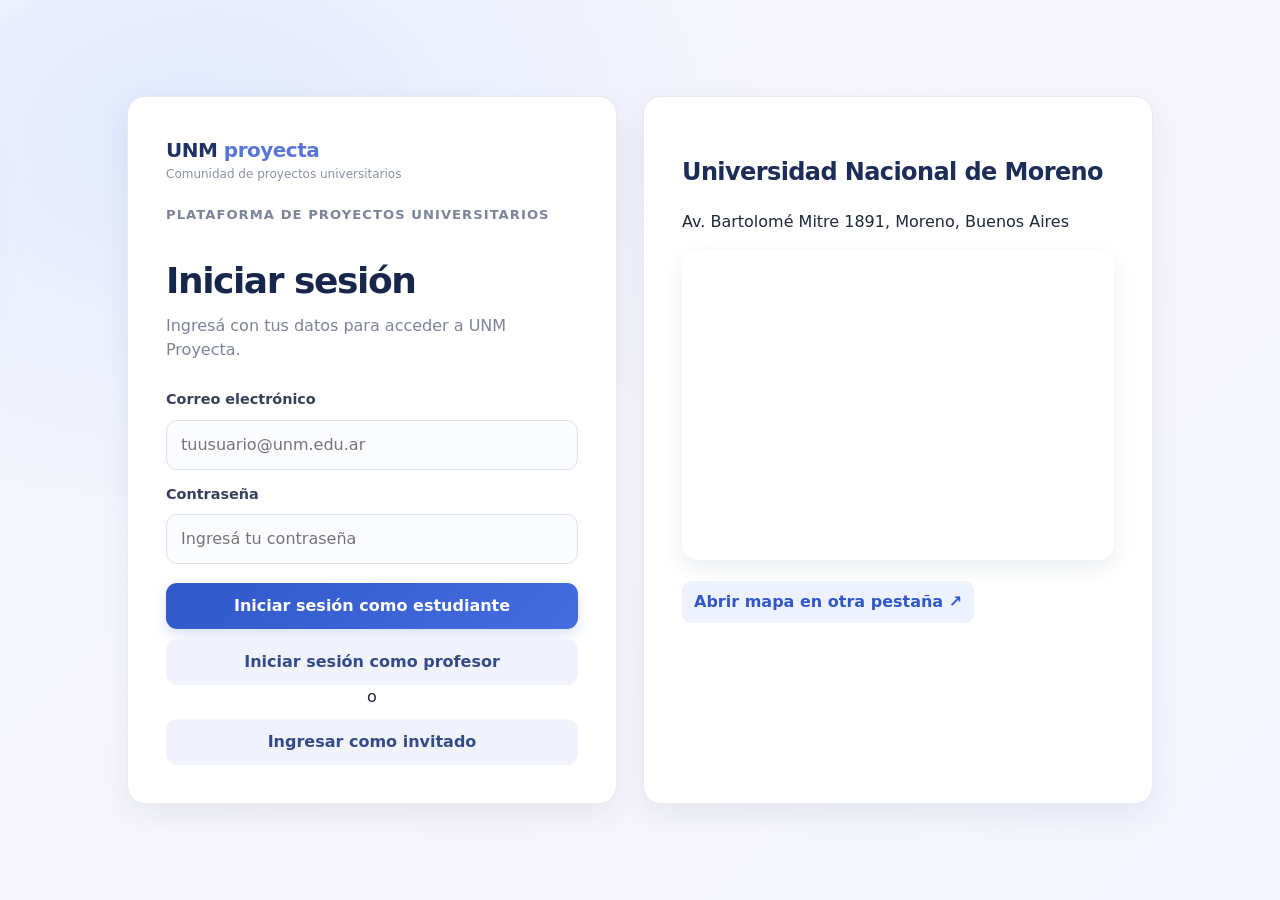
<file: index.html>
<!DOCTYPE html>
<html lang="es">
 <head>
  <meta charset="utf-8"/>
  <meta content="width=device-width,initial-scale=1" name="viewport"/>
  <title>
   UNM Proyecta
  </title>
  <link href="estilos.css" rel="stylesheet"/>
 </head>
 <body>
  <section class="acceso" id="acceso">
   <div class="login tarjeta">
    <div class="marca">
    
     <div>
      <strong>
       UNM
       <em>
        proyecta
       </em>
      </strong>
      <small>
       Comunidad de proyectos universitarios
      </small>
     </div>
    </div>
    <p class="login-subtitle">Plataforma de proyectos universitarios</p>
    <h1>Iniciar sesión</h1>
    <p class="login-help">Ingresá con tus datos para acceder a UNM Proyecta.</p>
    <form id="login-form">
     <label for="login-email">Correo electrónico</label>
     <input type="email" id="login-email" placeholder="tuusuario@unm.edu.ar" autocomplete="username" required>
     <label for="login-password">Contraseña</label>
     <input type="password" id="login-password" placeholder="Ingresá tu contraseña" autocomplete="current-password" required>
     <button type="submit" class="primario">Iniciar sesión como estudiante</button>
    </form>
    <button type="button" id="btn-login-profesor" class="secundario">Iniciar sesión como profesor</button>
    <div class="login-divider"><span> o </span></div>
    <button type="button" id="btn-login-invitado" class="secundario">Ingresar como invitado</button>
   </div>
   <div class="universidad tarjeta">
    <h2>
     Universidad Nacional de Moreno
    </h2>
    <p>
     Av. Bartolomé Mitre 1891, Moreno, Buenos Aires
    </p>
    <iframe allowfullscreen="" loading="lazy" referrerpolicy="no-referrer-when-downgrade" src="https://www.google.com/maps?q=Universidad%20Nacional%20de%20Moreno%2C%20Av.%20Bartolom%C3%A9%20Mitre%201891%2C%20Moreno&amp;output=embed" title="Mapa de la Universidad Nacional de Moreno">
    </iframe>
    <a href="https://www.google.com/maps/search/?api=1&amp;query=Universidad+Nacional+de+Moreno" rel="noopener" target="_blank">
     Abrir mapa en otra pestaña ↗
    </a>
   </div>
  </section>
  <div class="app oculto" id="aplicacion">
   <header class="cabecera">
    <div class="marca">
    
     </span>
     <strong>
      UNM
      <em>
       proyecta
      </em>
     </strong>
    </div>
    <label class="busqueda">
     <span>
      ⌕
     </span>
     <input id="buscar" placeholder="Buscar por título o etiqueta..." type="search"/>
     <button type="button" id="btn-filtro-panel" class="icono boton-filtros-integrado" title="Más opciones" aria-label="Más opciones de búsqueda">
      <svg viewBox="0 0 24 24" width="20" height="20" aria-hidden="true"><path fill="currentColor" d="M3 5h18v2H3zm3 6h12v2H6zm4 6h4v2h-4z"/></svg>
     </button>
    </label>
    <div class="cabecera-acciones">
     <span id="rol">
     </span>
     <button aria-label="Notificaciones" class="icono" id="campana" title="Notificaciones">
      🔔
      <b class="contador oculto" id="contador">
       0
      </b>
     </button>
     <button class="secundario" id="salir">
      Cerrar sesión
     </button>
    </div>
   </header>
   <nav class="categorias" id="categorias">
   </nav>
   <div class="cuerpo">
    <aside class="lateral">
     <button class="activo" data-vista="crear">
      ＋ Crear
     </button>
     <button data-vista="explorar">
      ◎ Explorar
     </button>
     <button data-vista="mensajes">
      ▤ Mensajes
     </button>
     <button data-vista="ajustes">
      ⚙ Configuración
     </button>
     <button data-vista="usuario">
      ◉ Mi cuenta
     </button>
     <button data-vista="equipos">
      ♧ Equipos
     </button>
    </aside>
    <main class="contenido">
     <section class="vista activa" id="crear">
      <div class="seccion-titulo">
       <div>
        <h1>
         Mi espacio de trabajo
        </h1>
        <p>
         Organizá tus carpetas y publicá tus proyectos.
        </p>
       </div>
       <div class="acciones">
        <button class="secundario oculto" id="volver-carpeta">
         ← Volver
        </button>
        <button class="secundario oculto" id="adjuntar-archivo">
         📎 Adjuntar archivos
        </button>
        <input accept="image/*,video/*,audio/*,.pdf,.txt" hidden="" id="archivo-carpeta" multiple="" type="file"/>
        <button class="secundario" id="nueva-carpeta">
         + Nueva carpeta
        </button>
        <button class="primario" id="publicar">
         + Publicar portafolio
        </button>
       </div>
      </div>
      <div class="ruta-carpetas" id="ruta-carpetas">
      </div>
      <div class="grilla" id="carpetas">
      </div>
     </section>
     <section class="vista" id="explorar">
      <div class="seccion-titulo">
       <div>
        <h1>
         Explorar proyectos
        </h1>
        <p id="filtro-activo">
         Descubrí trabajos de la comunidad.
        </p>
       </div>
      </div>
      <div class="grilla" id="portafolios">
      </div>
     </section>
     <section class="vista" id="mensajes">
      <div class="seccion-titulo">
       <div>
        <h1>
         Mensajes
        </h1>
        <p>
         Conversaciones con otros integrantes.
        </p>
       </div>
      </div>
      <div class="mensajeria tarjeta">
       <div class="conversaciones" id="conversaciones">
       </div>
       <div class="chat">
        <h3 id="chat-titulo">
         Seleccioná una conversación
        </h3>
        <div class="historial" id="chat-historial">
        </div>
        <form class="chat-form" id="chat-form">
         <input id="chat-texto" placeholder="Escribí un mensaje..." required=""/>
         <button class="primario">
          Enviar
         </button>
        </form>
       </div>
      </div>
     </section>
     <section class="vista" id="ajustes">
      <h1>
       Configuración
      </h1>
      <div class="tarjeta panel">
       <h2>
        Preferencias
       </h2>
       <label class="fila">
        <span>
         Notificaciones de proyectos de mis intereses
        </span>
        <input checked="" id="permitir-notis" type="checkbox"/>
       </label>
       <label>
        Intereses (separados por comas)
        <input id="intereses-ajustes" placeholder="3D, Animación, Sonido"/>
       </label>
       <button class="primario" id="guardar-ajustes">
        Guardar configuración
       </button>
      </div>
     </section>
     <section class="vista" id="usuario">
      <h1>
       Mi cuenta
      </h1>
      <div class="tarjeta panel">
       <label>
        Nombre público
        <input id="perfil-nombre"/>
       </label>
       <label>
        Presentación
        <textarea id="perfil-bio" placeholder="Contá algo sobre vos" rows="4"></textarea>
       </label>
       <label>
        Intereses
        <input id="perfil-intereses" placeholder="3D, Animación..."/>
       </label>
       <label>
        Disponibilidad
        <select id="perfil-disponibilidad">
         <option>
          Disponible para colaborar
         </option>
         <option>
          Ocupado/a
         </option>
         <option>
          No disponible
         </option>
        </select>
       </label>
       <button class="primario" id="guardar-perfil">
        Guardar perfil
       </button>
      </div>
     </section>
     <section class="vista" id="equipos">
      <div class="seccion-titulo">
       <h1>
        Mis equipos
       </h1>
       <button class="primario" id="nuevo-equipo">
        + Crear equipo
       </button>
      </div>
      <div class="grilla" id="equipos-lista">
      </div>
     </section>
    </main>
   </div>
   <button aria-label="Ayuda" class="ayuda" id="ayuda">
    ?
   </button>
  </div>
  <dialog id="dialogo">
   <form class="modal" method="dialog">
    <div class="seccion-titulo">
     <h2 id="dialogo-titulo">
     </h2>
     <button aria-label="Cerrar" class="icono" value="cancel">
      ✕
     </button>
    </div>
    <div id="dialogo-cuerpo">
    </div>
    <div class="acciones" id="dialogo-acciones">
    </div>
   </form>
  </dialog>
  
  <script defer src="app.js"></script>
  <script defer src="filtros.js"></script>
 </body>

</html>
</file>
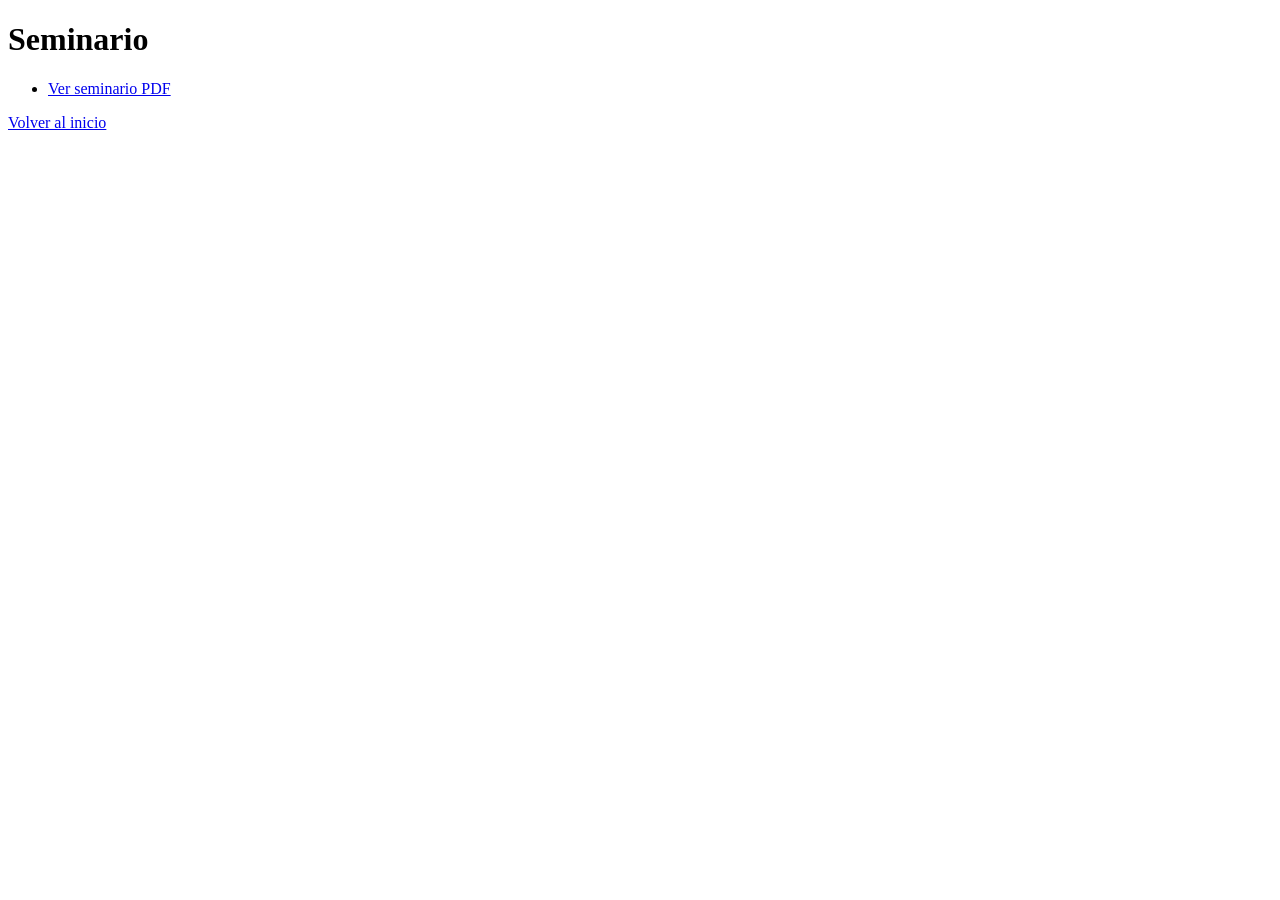
<file: seminario/index.html>
<!DOCTYPE html>
<html lang="es">
<head>
  <meta charset="UTF-8">
  <meta name="viewport" content="width=device-width, initial-scale=1">
  <title>Seminario</title>
</head>
<body>
  <h1>Seminario</h1>

  <ul>
    <li><a href="seminario.pdf" target="_blank" rel="noopener">Ver seminario PDF</a></li>
  </ul>

  <p><a href="../">Volver al inicio</a></p>
</body>
</html>
</file>
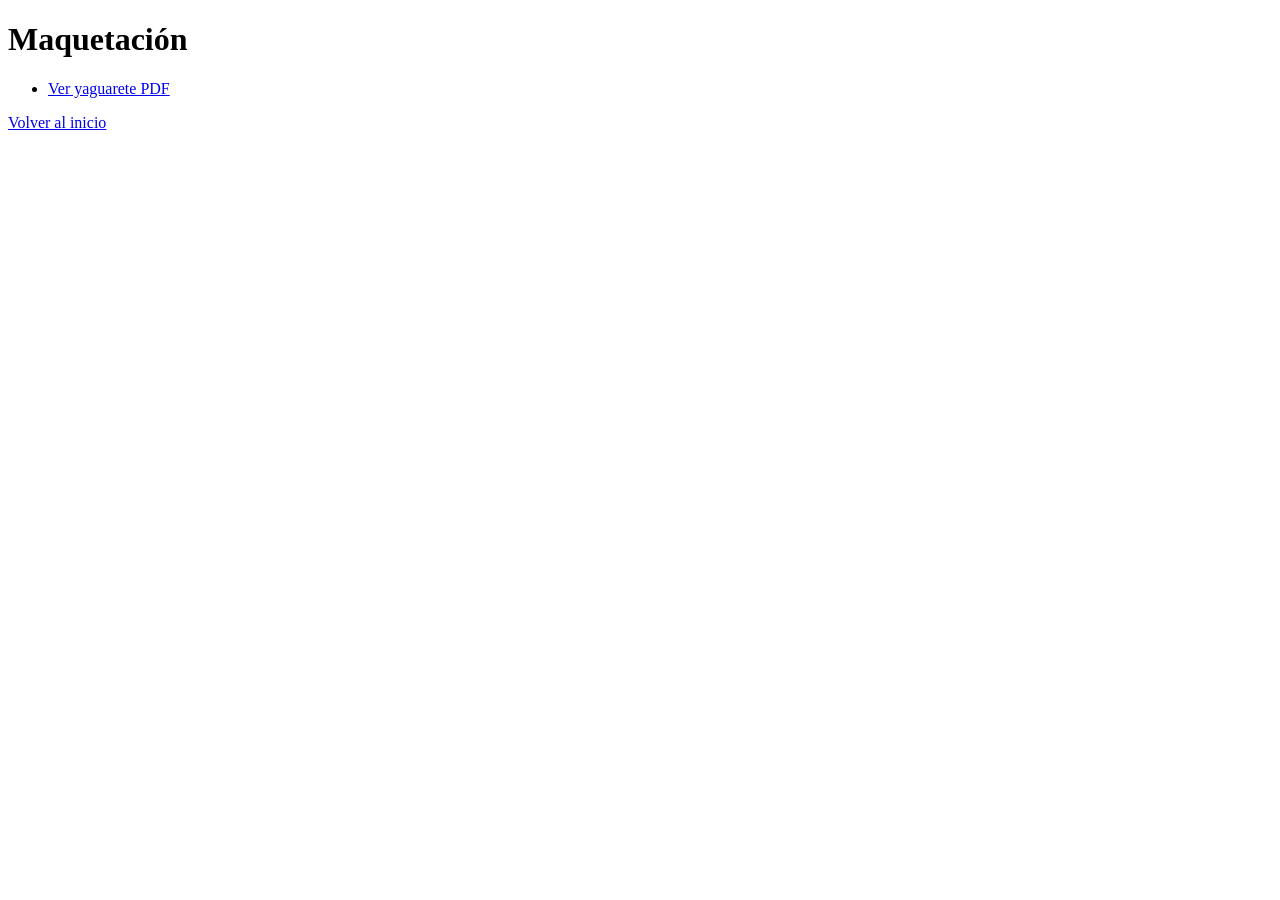
<file: sistemas de represetancion 2do año/index.html>
<!DOCTYPE html>
<html lang="es">
<head>
  <meta charset="UTF-8">
  <meta name="viewport" content="width=device-width, initial-scale=1">
  <title>Maquetación</title>
</head>
<body>
  <h1>Maquetación</h1>

  <ul>
    <li><a href="yaguarete.pdf" target="_blank" rel="noopener">Ver yaguarete PDF</a></li>
  </ul>

  <p><a href="../">Volver al inicio</a></p>
</body>
</html>
</file>
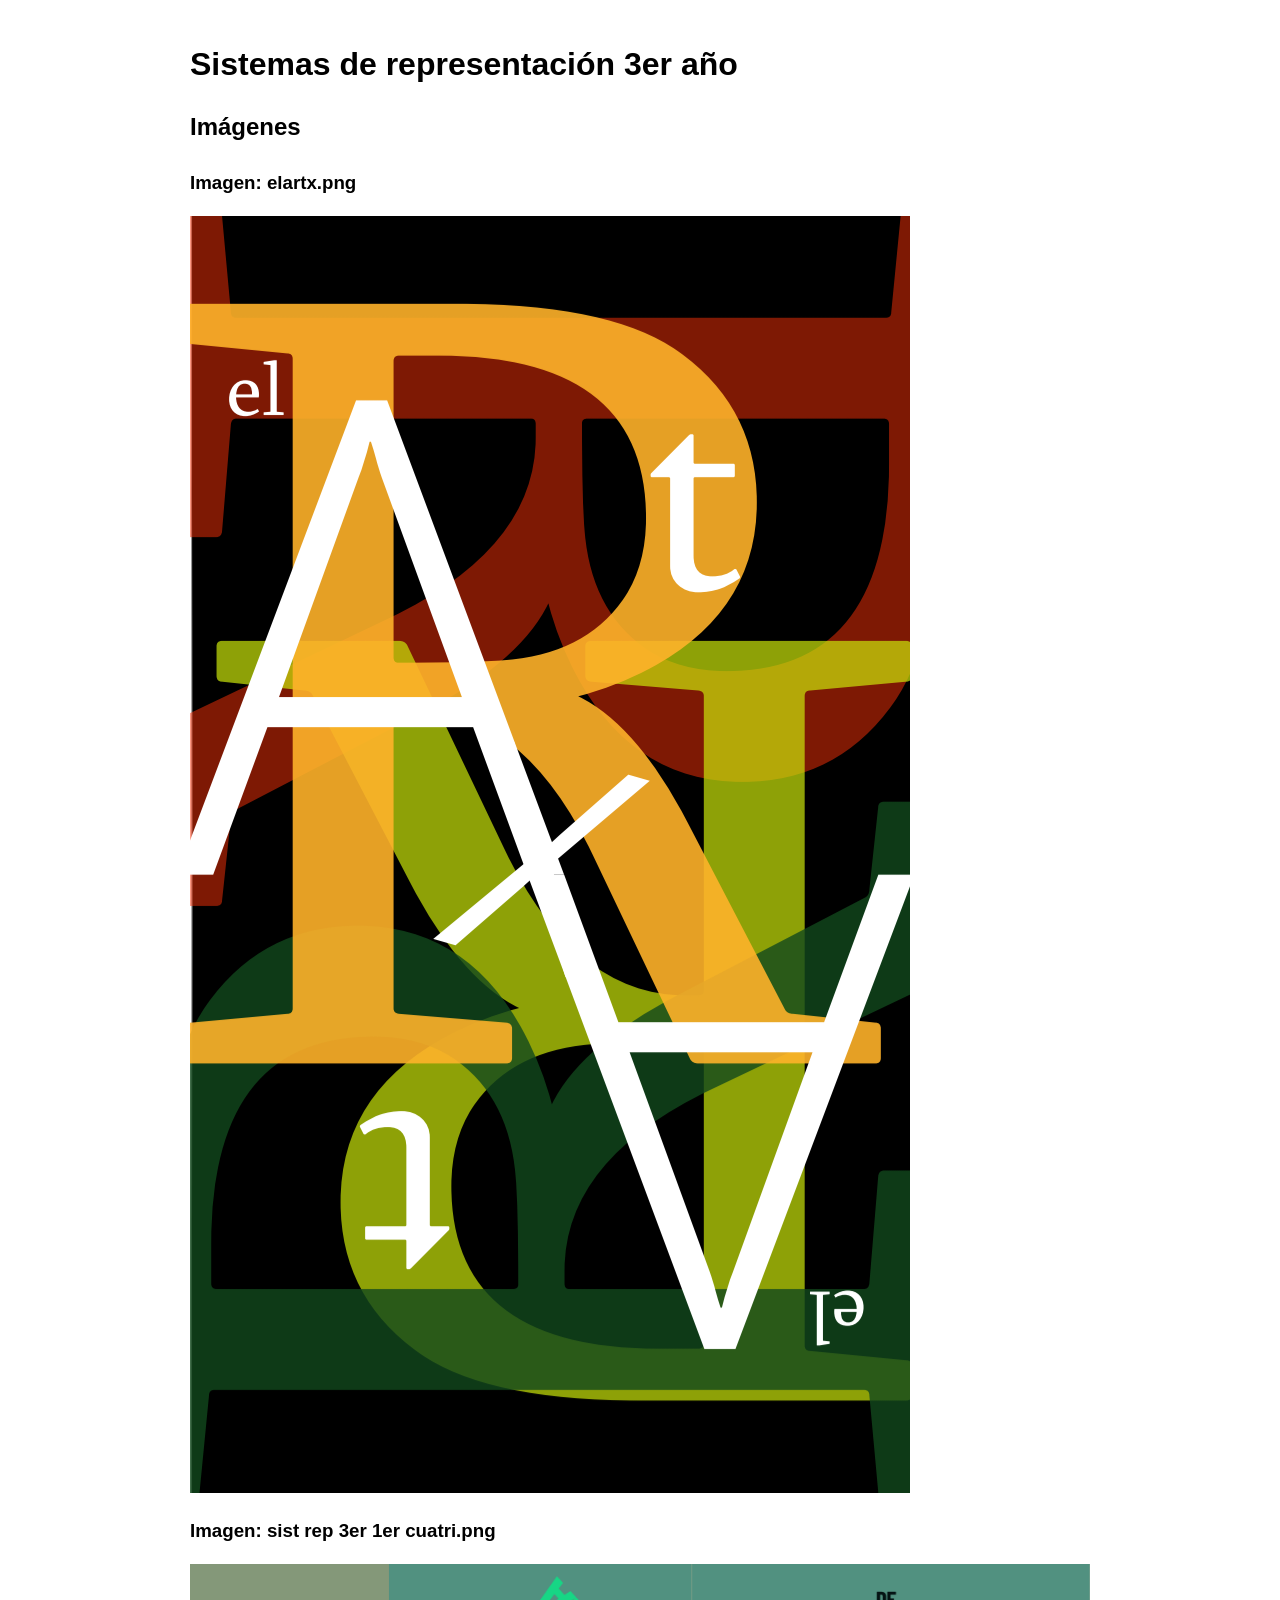
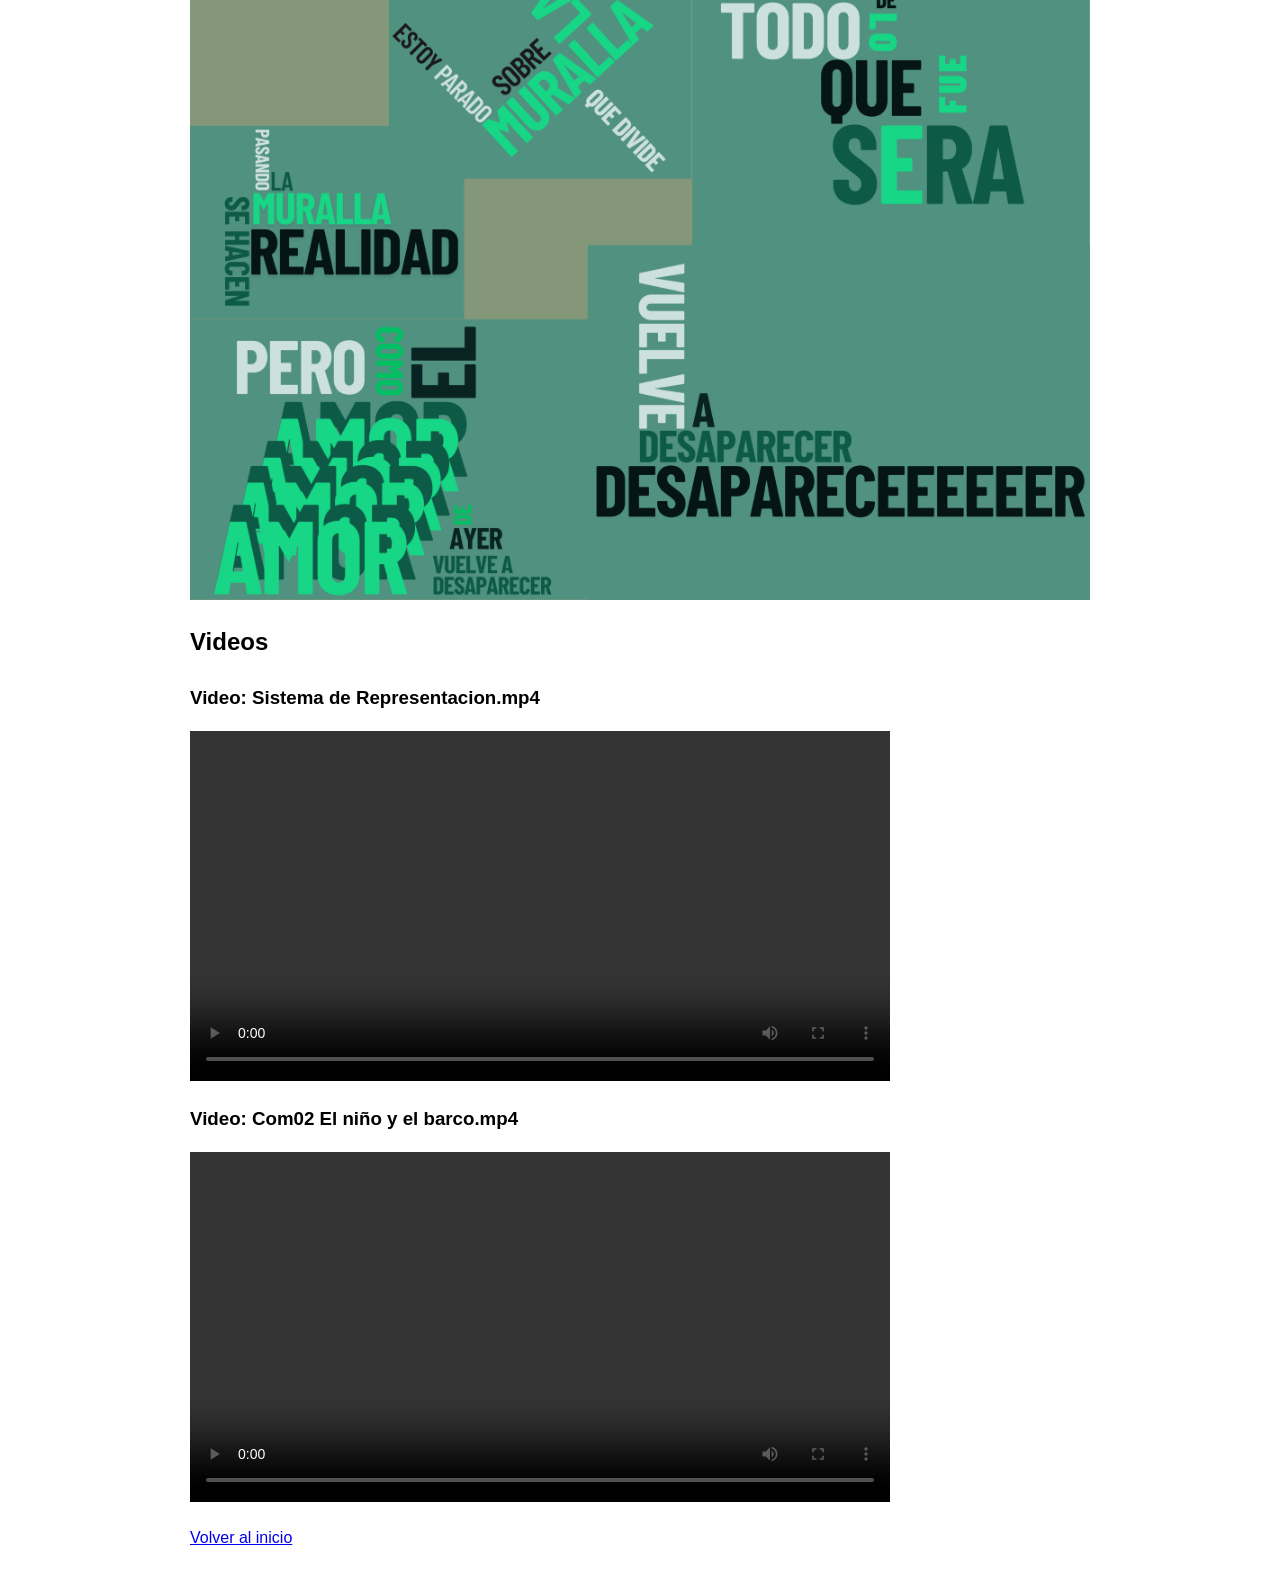
<file: sistemas de represetancion 3er año/index.html>
<!DOCTYPE html>
<html lang="es">
<head>
  <meta charset="UTF-8">
  <meta name="viewport" content="width=device-width, initial-scale=1">
  <title>Sistemas de representación 3er año</title>
  <style>
    body {
      max-width: 900px;
      margin: 40px auto;
      padding: 0 20px;
      font-family: Arial, sans-serif;
      line-height: 1.5;
    }

    .archivo {
      margin: 24px 0;
    }

    img, video {
      display: block;
      max-width: 100%;
      height: auto;
      margin-top: 8px;
    }

    video {
      width: 700px;
    }
  </style>
</head>
<body>
  <h1>Sistemas de representación 3er año</h1>

  <h2>Imágenes</h2>

  <div class="archivo">
    <h3>Imagen: elartx.png</h3>
    <img src="elartxart.png" alt="Imagen elartx">
  </div>

  <div class="archivo">
    <h3>Imagen: sist rep 3er 1er cuatri.png</h3>
    <img src="sist rep 3er 1er cuatri.png" alt="Sistemas de representación, primer cuatrimestre">
  </div>

  <h2>Videos</h2>

  <div class="archivo">
    <h3>Video: Sistema de Representacion.mp4</h3>
    <video controls>
      <source src="Sistema de Representacion.mp4" type="video/mp4">
      Tu navegador no puede reproducir este video.
    </video>
  </div>

  <div class="archivo">
    <h3>Video: Com02 El niño y el barco.mp4</h3>
    <video controls>
      <source src="Com02_El_niño_y_el_barco_Duarte_Elizalde_farias.mp4" type="video/mp4">
      Tu navegador no puede reproducir este video.
    </video>
  </div>

  <p><a href="../">Volver al inicio</a></p>
</body>
</html>
</file>
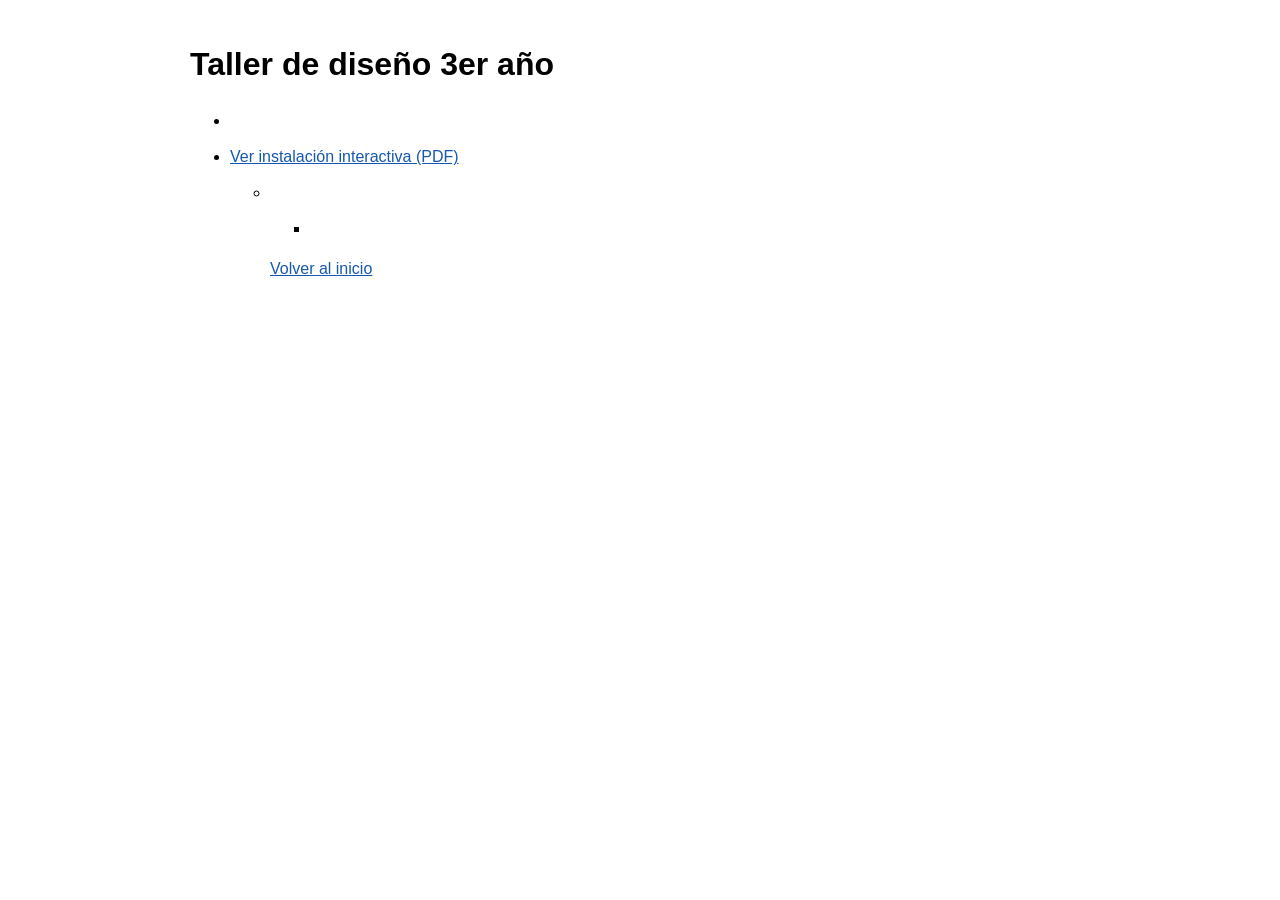
<file: taller de diseño 3er año/index.html>
<!DOCTYPE html>
<html lang="es">
<head>
  <meta charset="UTF-8">
  <meta name="viewport" content="width=device-width, initial-scale=1">
  <title>Taller de diseño 3er año</title>
  <style>
    body {
      max-width: 900px;
      margin: 40px auto;
      padding: 0 20px;
      font-family: Arial, sans-serif;
      line-height: 1.5;
    }

    li {
      margin: 12px 0;
    }

    a {
      color: #1558b0;
    }
  </style>
</head>
<body>
  <h1>Taller de diseño 3er año</h1>

  <ul>
    <li>
      <a href="Com02_El_niño_y_el_barco_Duarte_Elizalde_farias (1).mp4" target="_blank" rel="noopener">
       
      </a>
    </li>
    <li>
      <a href="instalacioninteractiva.pdf" target="_blank" rel="noopener">
        Ver instalación interactiva (PDF)
      </a>
    </li>
    <ul>
    <li>
      <a href="Tp Final _Cautiva_ - Suarez Iris y Solis Daniel.mp4" target="_blank" rel="noopener">
        
      </a>
    </li>
  <ul>
    <li>
      <a href="Roche_Justine-Saracho_Damian-COM2-TPFINAL.mp4" target="_blank" rel="noopener">
      </a>
    </li>
  </ul>

  <p><a href="../">Volver al inicio</a></p>
</body>
</html>
</file>
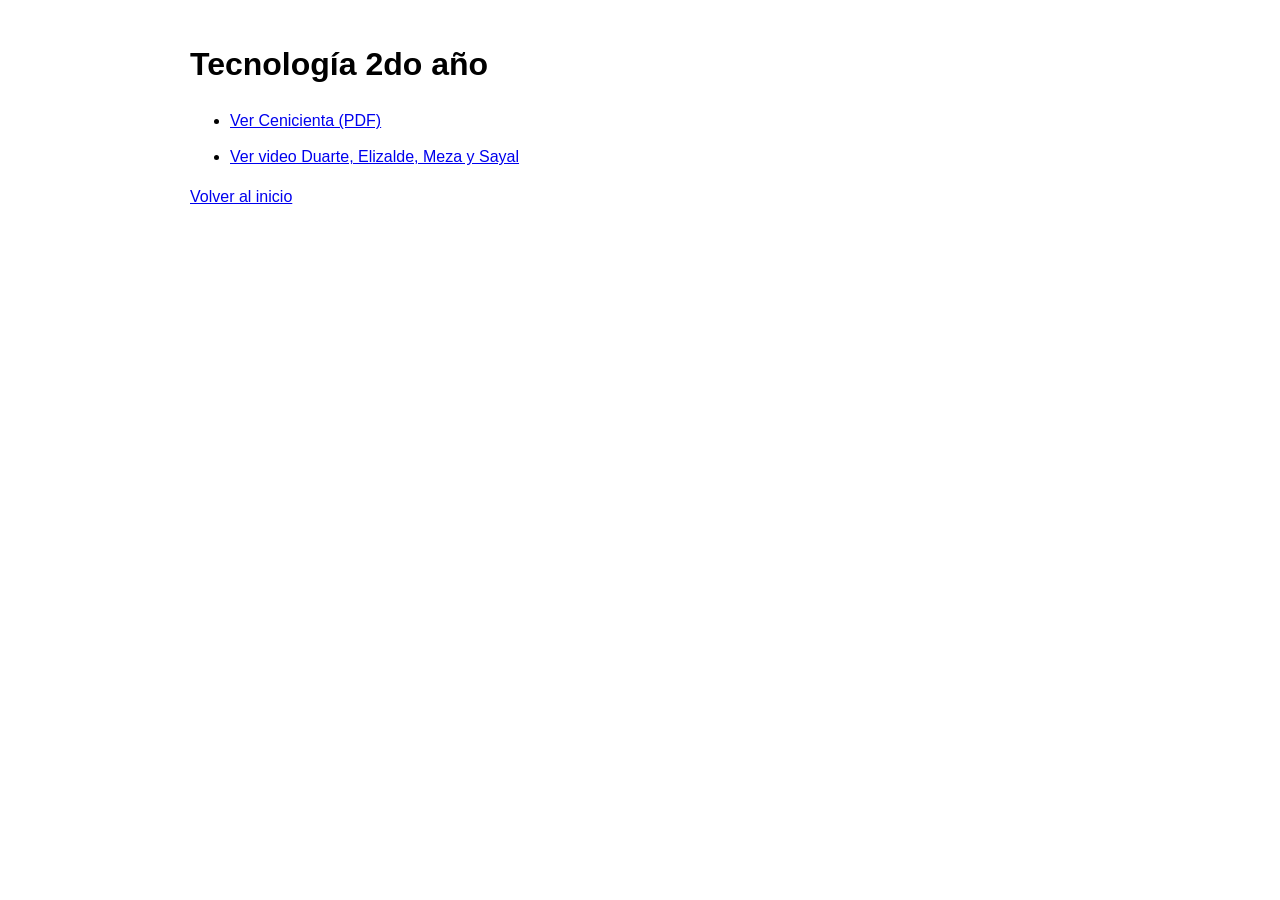
<file: tecnologia 2do año/index.html>
<!DOCTYPE html>
<html lang="es">
<head>
  <meta charset="UTF-8">
  <meta name="viewport" content="width=device-width, initial-scale=1">
  <title>Tecnología 2do año</title>
  <style>
    body {
      max-width: 900px;
      margin: 40px auto;
      padding: 0 20px;
      font-family: Arial, sans-serif;
      line-height: 1.5;
    }

    li {
      margin: 12px 0;
    }
  </style>
</head>
<body>
  <h1>Tecnología 2do año</h1>

  <ul>
    <li>
      <a href="cenicienta.pdf" target="_blank" rel="noopener">
        Ver Cenicienta (PDF)
      </a>
    </li>
    <li>
      <a href="DUARTE, ELIZALDE, MEZA, SAYAL.mp4" target="_blank" rel="noopener">
        Ver video Duarte, Elizalde, Meza y Sayal
      </a>
    </li>
  </ul>

  <p><a href="../">Volver al inicio</a></p>
</body>
</html>
</file>
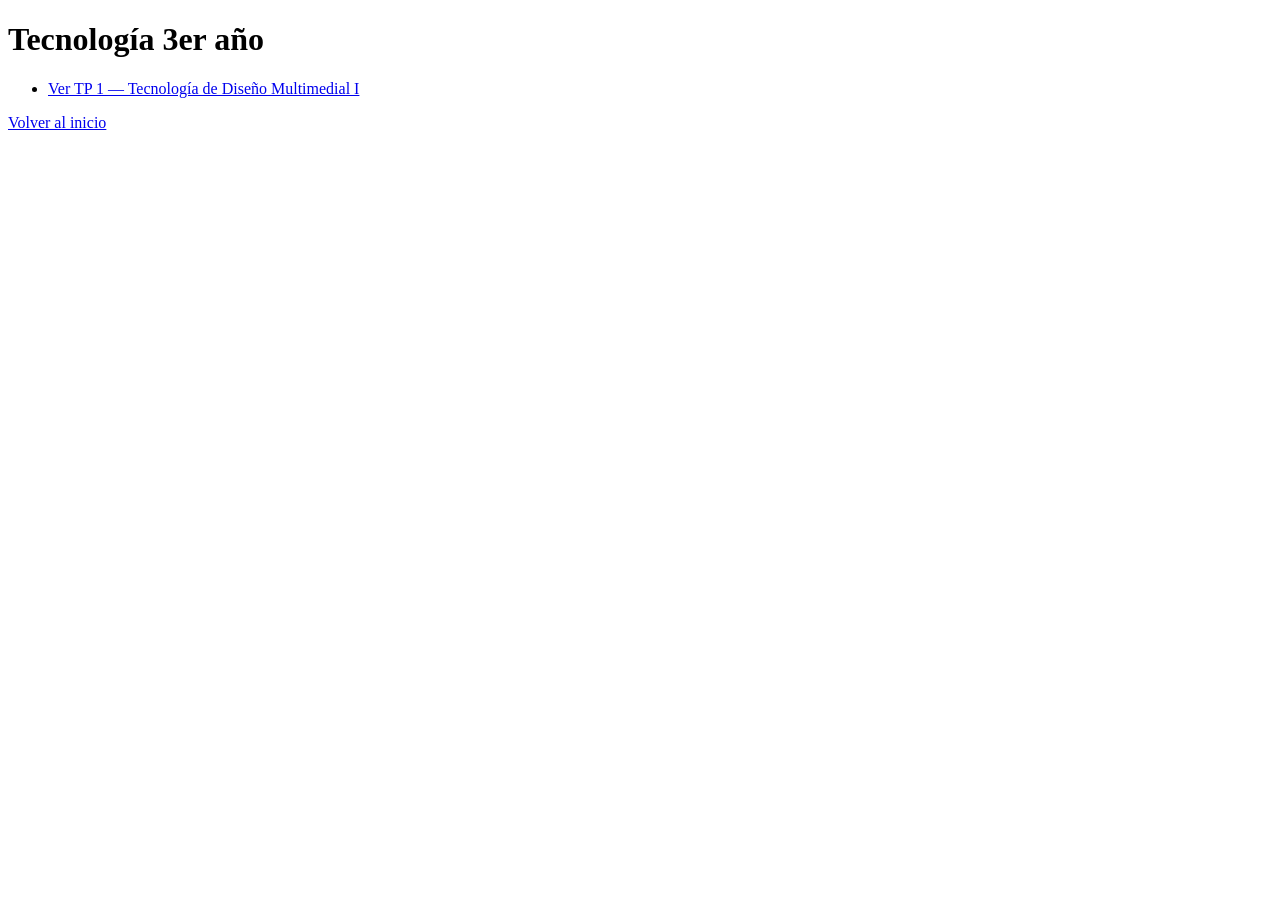
<file: tecnologia 3er año/index.html>
<!DOCTYPE html>
<html lang="es">
<head>
  <meta charset="UTF-8">
  <meta name="viewport" content="width=device-width, initial-scale=1">
  <title>Tecnología 3er año</title>
</head>
<body>
  <h1>Tecnología 3er año</h1>

  <ul>
    <li>
      <a href="TP 1 - TECNOLOGÍA DE DISEÑO MULTIMEDIAL I - ROCHE JUSTINE Y CORREA CAMILA (1) (1).pdf" rel="noopener">
        Ver TP 1 — Tecnología de Diseño Multimedial I
      </a>
    </li>
  </ul>

  <p><a href="../">Volver al inicio</a></p>
</body>
</html>
</file>
<file: estilos.css>
/* UNM PROYECTA - HOJA DE ESTILOS COMPLETA */
/* UNM PROYECTA - HOJA DE ESTILOS COMPLETA */
:root  {
  
  font-family:Inter,system-ui,-apple-system,'Segoe UI',sans-serif;
  
  color:#27304a;
  
  background:#f6f7fb;
  

  
  font-synthesis:none}



*  {
  
  box-sizing:border-box}



body  {
  
  margin:0}



button,input,textarea,select  {
  
  font:inherit}



button  {
  
  cursor:pointer;
  
  border:0}



button:focus-visible,input:focus-visible,textarea:focus-visible  {
  
  outline:3px solid #b6c7ff;
  
  outline-offset:2px}



.oculto  {
  
  display:none!important}



.acceso  {
  
  min-height:100vh;
  
  display:grid;
  
  grid-template-columns:minmax(320px,490px) minmax(320px,510px);
  
  justify-content:center;
  
  align-content:center;
  
  gap:30px;
  
  padding:32px;
  
  background:linear-gradient(130deg,#eef2ff,#f9f4f0)}



.tarjeta  {
  
  background:white;
  
  border:1px solid #e8eaf1;
  
  border-radius:20px;
  
  box-shadow:0 12px 32px #18234c0c}



.login,.universidad  {
  
  padding:32px}



.marca  {
  
  display:flex;
  
  align-items:center;
  
  gap:12px;
  
  color:#202d64}



.marca strong  {
  
  font-size:20px}



.marca em  {
  
  font-style:normal;
  
  color:#5875d7}



.marca small  {
  
  display:block;
  
  color:#8992a6;
  
  font-size:12px}

.login-divider {
  text-align: center;
}

.logo  {
  
  background:#253b89;
  
  color:white;
  
  padding:12px;
  
  border-radius:12px;
  
  font-weight:800}



.login h1  {
  
  margin-top:32px}



.login p,.seccion-titulo p  {
  
  color:#7b8498}



label  {
  
  display:grid;
  
  gap:8px;
  
  font-weight:600;
  
  font-size:14px;
  
  margin:16px 0}



input,textarea,select  {
  
  width:100%;
  
  border:1px solid #d9dfeb;
  
  border-radius:10px;
  
  padding:12px;
  
  background:white;
  
  color:#28334f}



.primario,.secundario  {
  
  padding:11px 17px;
  
  border-radius:10px;
  
  font-weight:700}



.primario  {
  
  background:#344fa5;
  
  color:white}



.secundario  {
  
  background:#eef1fa;
  
  color:#2d4489}



.login button  {
  
  width:100%;
  
  margin-top:10px}



.enlace  {
  
  background:transparent;
  
  color:#344fa5;
  
  padding:10px}



.aviso  {
  
  font-size:12px}



.universidad iframe  {
  
  width:100%;
  
  height:300px;
  
  border:0;
  
  border-radius:12px}



.universidad a  {
  
  color:#344fa5}



.app  {
  
  min-height:100vh}



.cabecera  {
  
  display:flex;
  
  align-items:center;
  
  gap:30px;
  
  padding:18px 30px;
  
  background:white;
  
  border-bottom:1px solid #e6eaf1}



.busqueda  {
  
  flex:1;
  
  max-width:620px;
  
  display:flex;
  
  align-items:center;
  
  gap:8px;
  
  margin:0;
  
  background:#f5f7fb;
  
  padding:0 12px;
  
  border-radius:12px}



.busqueda input  {
  
  border:0;
  
  background:transparent}



.cabecera-acciones  {
  
  margin-left:auto;
  
  display:flex;
  
  align-items:center;
  
  gap:12px}



.icono  {
  
  position:relative;
  
  border-radius:12px;
  
  padding:10px;
  
  background:#edf1fb;
  
  color:#243b83}



.contador  {
  
  position:absolute;
  
  top:-6px;
  
  right:-5px;
  
  background:#dc4960;
  
  color:white;
  
  border-radius:20px;
  
  padding:2px 6px;
  
  font-size:11px}



.categorias  {
  
  display:flex;
  
  gap:10px;
  
  overflow:auto;
  
  padding:14px 30px;
  
  background:white;
  
  border-bottom:1px solid #e6eaf1}



.categorias button  {
  
  white-space:nowrap;
  
  border-radius:24px;
  
  padding:9px 16px;
  
  background:#f1f3f8;
  
  color:#546078}



.categorias button.activo  {
  
  background:#314c9b;
  
  color:white}



.cuerpo  {
  
  display:grid;
  
  grid-template-columns:225px minmax(0,1fr);
  
  min-height:calc(100vh - 145px)}



.lateral  {
  
  padding:26px 15px;
  
  background:#fff;
  
  border-right:1px solid #e6eaf1;
  
  display:flex;
  
  flex-direction:column;
  
  gap:8px}



.lateral button  {
  
  padding:14px 18px;
  
  text-align:left;
  
  border-radius:12px;
  
  color:#56617b;
  
  background:transparent;
  
  font-weight:650}



.lateral button.activo,.lateral button:hover  {
  
  color:#2d468f;
  
  background:#edf1ff}



.contenido  {
  
  padding:32px;
  
  min-width:0}



.vista  {
  
  display:none}



.vista.activa  {
  
  display:block}



.seccion-titulo  {
  
  display:flex;
  
  align-items:center;
  
  justify-content:space-between;
  
  gap:16px;
  
  margin-bottom:26px}



.seccion-titulo h1,.vista>h1  {
  
  margin:0 0 8px;
  
  font-size:28px}



.acciones  {
  
  display:flex;
  
  gap:10px;
  
  flex-wrap:wrap}



.grilla  {
  
  display:grid;
  
  grid-template-columns:repeat(auto-fill,minmax(245px,1fr));
  
  gap:18px}



.proyecto  {
  
  overflow:hidden}



.proyecto .portada  {
  
  height:145px;
  
  background:linear-gradient(135deg,#cbd6ff,#eae3ff);
  
  display:grid;
  
  place-items:center;
  
  color:#5367b3;
  
  font-size:45px}



.proyecto img  {
  
  width:100%;
  
  height:145px;
  
  object-fit:cover}



.proyecto .detalle  {
  
  padding:18px}



.proyecto h3  {
  
  margin:0 0 8px}



.proyecto p  {
  
  color:#7a849b}



.etiqueta  {
  
  display:inline-block;
  
  background:#e9efff;
  
  color:#3d58a0;
  
  padding:5px 9px;
  
  border-radius:16px;
  
  font-size:12px;
  
  margin:3px}



.panel  {
  
  max-width:680px;
  
  padding:26px}



.fila  {
  
  display:flex;
  
  align-items:center;
  
  justify-content:space-between}



.fila input  {
  
  width:auto}



.mensajeria  {
  
  display:grid;
  
  grid-template-columns:240px 1fr;
  
  min-height:480px;
  
  overflow:hidden}



.conversaciones  {
  
  border-right:1px solid #e6eaf1;
  
  padding:14px}



.conversaciones button  {
  
  width:100%;
  
  padding:12px;
  
  text-align:left;
  
  border-radius:10px;
  
  background:#f3f5fc;
  
  margin-bottom:8px}



.chat  {
  
  display:flex;
  
  flex-direction:column;
  
  padding:20px}



.historial  {
  
  flex:1;
  
  overflow:auto;
  
  min-height:300px}



.burbuja  {
  
  padding:10px 14px;
  
  background:#edf1ff;
  
  border-radius:12px;
  
  margin:9px 0;
  
  max-width:80%}



.burbuja.propio  {
  
  margin-left:auto;
  
  background:#dce9ff}



.chat-form  {
  
  display:flex;
  
  gap:8px}



.ayuda  {
  
  position:fixed;
  
  bottom:24px;
  
  right:24px;
  
  border-radius:50%;
  
  width:54px;
  
  height:54px;
  
  background:#344fa5;
  
  color:white;
  
  font-size:25px;
  
  box-shadow:0 8px 20px #1a2c6544}



dialog  {
  
  border:0;
  
  border-radius:20px;
  
  max-width:min(94vw,600px);
  
  width:100%;
  
  box-shadow:0 20px 90px #111a3855}



dialog::backdrop  {
  
  background:#14204488}



.modal  {
  
  padding:10px}



.modal h2  {
  
  margin:0}



.modal .acciones  {
  
  justify-content:flex-end;
  
  margin-top:20px}



.vacio  {
  
  color:#7a849b;
  
  padding:25px;
  
  background:#fff;
  
  border:1px dashed #cbd3e4;
  
  border-radius:14px}



@media(max-width:900px)  {
  
  .acceso  {
  
  grid-template-columns:1fr}



.cabecera  {
  
  flex-wrap:wrap;
  
  padding:15px}



.busqueda  {
  
  order:3;
  
  min-width:100%;
  
  max-width:none}



.cuerpo  {
  
  grid-template-columns:1fr}



.lateral  {
  
  flex-direction:row;
  
  overflow:auto;
  
  padding:10px}



.lateral button  {
  
  white-space:nowrap}



.contenido  {
  
  padding:20px}



.mensajeria  {
  
  grid-template-columns:1fr}



.conversaciones  {
  
  border-right:0;
  
  border-bottom:1px solid #eee}



.seccion-titulo  {
  
  align-items:flex-start;
  
  flex-direction:column}



}



@media(max-width:520px)  {
  
  .login,.universidad  {
  
  padding:20px}



.cabecera-acciones  {
  
  flex-wrap:wrap}



.grilla  {
  
  grid-template-columns:1fr}



}





/* Extensiones del espacio de trabajo original */
.ruta-carpetas  {
  
  font-size:14px;
  
  color:#63718f;
  
  margin-bottom:18px;
  
  font-weight:650}




.carpeta-tarjeta  {
  
  display:flex;
  
  flex-direction:column;
  
  gap:8px;
  
  min-height:185px}




.carpeta-tarjeta .acciones  {
  
  margin-top:auto}




.previews-carpeta{display:flex;height:148px;overflow:hidden;align-items:center;justify-content:center;margin:4px 0 12px;border-radius:12px;background:#f2f4f8}
.miniatura-enlace{display:block;width:100%;height:100%;overflow:hidden;border-radius:10px;background:#f2f4f8}
.miniatura-carpeta{display:block;width:100%;height:100%;object-fit:cover}
.video-carpeta{display:block;width:100%;height:100%;object-fit:cover;background:#e8edf5}
.pdf-carpeta{width:100%;height:100%;min-width:0}
.pdf-carpeta iframe{display:block;width:100%;height:100%;border:1px solid #e1e5ee;border-radius:10px;background:#fff}
.pdf-carpeta a{display:block;overflow:hidden;padding:4px 2px;font-size:12px;text-overflow:ellipsis;white-space:nowrap}
.vista-archivo  {
  
  display:block;
  
  width:100%;
  
  max-height:60vh;
  
  object-fit:contain;
  
  border-radius:10px}




.vista-pdf  {
  
  width:100%;
  
  height:60vh;
  
  border:0}





/* Extensiones del espacio de trabajo original */
.ruta-carpetas {
  font-size:14px;
  color:#63718f;
  margin-bottom:18px;
  font-weight:650}


.carpeta-tarjeta {
  display:flex;
  flex-direction:column;
  gap:8px;
  min-height:185px}


.carpeta-tarjeta .acciones {
  margin-top:auto}


.vista-archivo {
  display:block;
  width:100%;
  max-height:60vh;
  object-fit:contain;
  border-radius:10px}


.vista-pdf {
  width:100%;
  height:60vh;
  border:0}



/* Panel lateral de filtros integrado del otro proyecto */
.boton-filtros-integrado{flex:0 0 auto}
.panel-filtros{position:fixed;z-index:30;top:82px;right:18px;width:min(350px,calc(100vw - 28px));max-height:calc(100vh - 100px);overflow:auto;padding:18px;background:var(--superficie,#fff);color:var(--texto,#202124);border:1px solid var(--borde,#e5e7eb);border-radius:18px;box-shadow:0 18px 55px #17203330;transform:translateX(calc(100% + 28px));transition:transform .22s ease}
.panel-filtros.activo{transform:translateX(0)}
.panel-filtros .panel-cabecera{display:flex;align-items:center;justify-content:space-between;margin-bottom:12px}
.panel-filtros h2{font-size:1.15rem;margin:0}
.panel-filtros .cerrar-filtros{border:0;background:transparent;font-size:1.35rem;cursor:pointer;color:inherit}
.panel-filtros .panel-seccion{border-top:1px solid var(--borde,#e5e7eb);padding:7px 0}
.panel-filtros .panel-titulo{width:100%;display:flex;justify-content:space-between;align-items:center;padding:10px 2px;background:transparent;border:0;color:inherit;font:inherit;font-weight:650;text-align:left;cursor:pointer}
.panel-filtros .panel-contenido{display:none;padding:2px 4px 12px}
.panel-filtros .panel-seccion.abierta .panel-contenido{display:grid;gap:9px}
.panel-filtros label{display:flex;align-items:center;gap:9px;font-size:.94rem;cursor:pointer}
.panel-filtros input{accent-color:#6558d3}
.panel-filtros .contactar-filtro{width:100%;margin-top:8px;padding:10px 12px;border:0;border-radius:10px;background:#6558d3;color:white;font-weight:650;cursor:pointer}
.panel-filtros .limpiar-filtros{margin-top:12px;padding:8px 0;border:0;background:transparent;color:#6558d3;font:inherit;cursor:pointer}
@media(max-width:600px){.panel-filtros{top:12px;right:12px;max-height:calc(100vh - 24px)}}

.boton-filtros-integrado{width:auto;min-width:42px;padding:8px 10px;margin:0 -8px 0 4px;border-radius:0 10px 10px 0;background:transparent;color:#344fa5;display:inline-flex;align-items:center;justify-content:center;white-space:nowrap}
#rol-acceso{display:block;width:100%;margin-top:6px;padding:11px 12px;border:1px solid var(--borde,#d9dce3);border-radius:10px;background:#fff;color:#222;font:inherit}


.busqueda input{flex:1;min-width:0}

/* Panel de filtros desplegable, alineado debajo de la barra superior */
.panel-filtros{top:130px;left:-360px;right:auto;width:340px;max-height:calc(100vh - 150px);padding:14px 16px;background:#303030;color:#f5f5f5;border:1px solid #4a4a4a;border-radius:0 0 12px 12px;box-shadow:0 12px 28px #0005;transform:none;transition:left .22s ease}
.panel-filtros.activo{left:63px;transform:none}
.panel-filtros .panel-seccion{border-bottom:1px solid #4a4a4a;padding:6px 0;margin:0}
.panel-filtros .panel-titulo{width:100%;display:flex;align-items:center;gap:10px;padding:14px 4px;border:0;background:transparent;color:#f5f5f5;font-weight:700;text-align:left;cursor:pointer}
.panel-filtros .panel-titulo span:last-child{margin-left:auto}
.panel-filtros .panel-contenido{display:none;padding:4px 6px 12px}
.panel-filtros .panel-seccion.abierta .panel-contenido{display:grid;gap:9px}
.panel-filtros .panel-contenido label{display:flex;align-items:center;gap:9px;color:#eee}
.panel-filtros .contactar-filtro{padding:8px 10px;border:0;border-radius:8px;background:#4a66bc;color:white}
.panel-filtros [hidden]{display:none!important}
@media(max-width:600px){.panel-filtros{top:115px;left:-360px;width:min(340px,calc(100vw - 24px));max-height:calc(100vh - 130px)}.panel-filtros.activo{left:12px}}



/* Rediseño visual: más aire, mejor jerarquía y una paleta unificada */
:root{font-family:Inter,"Segoe UI",system-ui,sans-serif;color:#1e293b;background:#f4f6fb;font-synthesis:none;--marca:#3158c9;--marca-oscura:#213f9a;--tinta:#1e293b;--texto-suave:#68758d;--borde-suave:#e5eaf3;--fondo:#f4f6fb;--sombra-suave:0 10px 30px rgba(28,45,89,.08)}
body{background:var(--fondo);color:var(--tinta);line-height:1.5}
button{transition:background .18s ease,color .18s ease,box-shadow .18s ease,transform .18s ease}
button:focus-visible,input:focus-visible,textarea:focus-visible,select:focus-visible{outline:3px solid #aabaff;outline-offset:2px}
.acceso{gap:26px;padding:clamp(20px,5vw,64px);background:radial-gradient(ellipse at 15% 15%,#e2eaff 0,transparent 38%),linear-gradient(135deg,#f4f7ff,#f7f5fb 60%,#f2f6ff)}
.login,.universidad{padding:clamp(24px,3vw,38px);border:1px solid rgba(225,231,243,.9);border-radius:24px;box-shadow:0 22px 65px rgba(34,52,99,.10)}
.login{align-self:center}
.login h1{margin:30px 0 6px;font-size:clamp(28px,3vw,36px);letter-spacing:-.04em;color:#17264b}
.login-subtitle{margin:22px 0 0;color:var(--marca);font-size:.82rem;font-weight:750;letter-spacing:.08em;text-transform:uppercase}
.login-help{margin:0 0 22px;color:var(--texto-suave)}
.login form{display:grid;gap:9px}
.login label{margin:5px 0 0;color:#35415a;font-size:.9rem;font-weight:650}
input,textarea,select{border:1px solid #dce2ed;border-radius:11px;background:#fbfcff;color:var(--tinta);padding:12px 14px;transition:border-color .18s ease,box-shadow .18s ease}
input:focus,textarea:focus,select:focus{border-color:#8098e8;box-shadow:0 0 0 4px rgba(83,112,207,.12);outline:0}
.primario,.secundario{min-height:42px;padding:11px 16px;border-radius:11px;font-weight:700}
.primario{background:linear-gradient(135deg,var(--marca),#456de0);color:#fff;box-shadow:0 6px 14px rgba(49,88,201,.18)}
.primario:hover{background:linear-gradient(135deg,var(--marca-oscura),var(--marca));box-shadow:0 9px 18px rgba(49,88,201,.24);transform:translateY(-1px)}
.secundario{background:#f0f3fb;color:#344b89}
.secundario:hover{background:#e4eaff;color:#233c83}
.login-note{margin-top:20px;font-size:.78rem;line-height:1.55;color:#7b879b}
.universidad h2{color:#1c2d57;letter-spacing:-.025em}
.universidad iframe{height:310px;border-radius:16px;box-shadow:0 8px 22px rgba(25,40,80,.09)}
.universidad a{display:inline-flex;margin-top:14px;padding:9px 12px;border-radius:9px;background:#eef2ff;color:#3158c9;text-decoration:none;font-weight:650}
.universidad a:hover{background:#e1e8ff}
.app{background:var(--fondo)}
.cabecera{position:sticky;top:0;z-index:20;gap:20px;padding:15px clamp(16px,3vw,38px);background:rgba(255,255,255,.94);backdrop-filter:blur(14px);border-bottom:1px solid var(--borde-suave);box-shadow:0 4px 18px rgba(28,45,89,.04)}
.marca{gap:11px;color:#1f3268}
.marca strong{letter-spacing:-.025em}
.logo{display:grid;place-items:center;width:42px;height:42px;border-radius:14px;background:linear-gradient(145deg,#3f68d6,#263f98);color:#fff;font-size:.82rem;font-weight:800;box-shadow:0 6px 14px rgba(49,88,201,.2)}
.busqueda{max-width:700px;min-height:44px;padding:0 12px 0 16px;background:#f3f5fa;border:1px solid #e6eaf3;border-radius:14px;transition:border-color .18s ease,box-shadow .18s ease}
.busqueda:focus-within{border-color:#a9b8e8;box-shadow:0 0 0 4px rgba(83,112,207,.09)}
.busqueda input{width:100%;padding:10px 4px;border:0;background:transparent;box-shadow:none}
.busqueda input:focus{box-shadow:none}
#rol{padding:7px 11px;border-radius:20px;background:#edf2ff;color:#3152ac;font-size:.83rem;font-weight:750}
#salir{min-height:38px;padding:9px 13px}
.categorias{gap:9px;padding:12px clamp(16px,3vw,38px);background:#fff;border-bottom:1px solid var(--borde-suave)}
.categorias button{padding:8px 15px;border:1px solid transparent;border-radius:999px;background:#f2f4f9;color:#53617a;font-size:.88rem;font-weight:650}
.categorias button:hover{background:#e9edfa;color:#304c9b}
.categorias button.activo{background:#3158c9;color:#fff;box-shadow:0 4px 10px rgba(49,88,201,.2)}
.cuerpo{grid-template-columns:232px minmax(0,1fr);min-height:calc(100vh - 135px)}
.lateral{position:sticky;top:128px;align-self:start;height:calc(100vh - 128px);padding:24px 15px;background:transparent;border-right:1px solid var(--borde-suave);gap:7px}
.lateral button{display:flex;align-items:center;gap:10px;min-height:46px;padding:12px 15px;border-radius:12px;color:#62708a;font-size:.93rem}
.lateral button.activo,.lateral button:hover{background:#e9efff;color:#2c4fb0}
.contenido{width:100%;max-width:1500px;margin:0 auto;padding:clamp(22px,3.4vw,44px)}
.seccion-titulo{margin-bottom:24px}
.seccion-titulo h1,.vista>h1{color:#1a2746;font-size:clamp(25px,2.4vw,32px);letter-spacing:-.035em}
.seccion-titulo p,.vista>p{color:var(--texto-suave)}
.acciones{gap:10px}
.grilla{grid-template-columns:repeat(auto-fill,minmax(min(100%,260px),1fr));gap:20px}
.tarjeta,.proyecto,.mensajeria{border:1px solid var(--borde-suave);border-radius:18px;background:#fff;box-shadow:var(--sombra-suave)}
.proyecto{transition:transform .2s ease,box-shadow .2s ease}
.proyecto:hover,.carpeta-tarjeta:hover{transform:translateY(-3px);box-shadow:0 16px 36px rgba(28,45,89,.12)}
.proyecto .portada,.proyecto img{height:175px}
.proyecto .portada{background:linear-gradient(135deg,#dce6ff,#eee5ff);color:#536dc2}
.proyecto .detalle{padding:20px}
.proyecto h3,.carpeta-tarjeta h3{color:#23345b;letter-spacing:-.015em}
.proyecto p,.carpeta-tarjeta p{color:var(--texto-suave)}
.etiqueta{margin:4px 4px 0 0;padding:5px 10px;border:1px solid #e0e8ff;background:#f0f4ff;color:#3b59ad;font-weight:650}
.panel{padding:26px;border:1px solid var(--borde-suave);border-radius:18px;background:#fff;box-shadow:var(--sombra-suave)}
.carpeta-tarjeta{display:flex;flex-direction:column;gap:4px;transition:transform .2s ease,box-shadow .2s ease}
.carpeta-tarjeta .acciones{margin-top:auto;padding-top:12px}
.mensajeria{grid-template-columns:250px minmax(0,1fr);min-height:520px}
.conversaciones{background:#fafbfe;border-color:var(--borde-suave)}
.conversaciones button{border:1px solid transparent;background:#f0f3fa;color:#43516e}
.conversaciones button:hover{background:#e7edff;color:#2d4fae}
.chat{min-width:0}
.historial{padding:14px;border-radius:14px;background:#f8faff}
.burbuja{background:#edf2ff;border:1px solid #e1e9ff;border-radius:16px 16px 16px 5px}
.burbuja.propio{background:#dce7ff;border-radius:16px 16px 5px 16px}
.vacio{border-color:#dbe3f2;color:#738099}
.ayuda{background:linear-gradient(145deg,#416be0,#2d4fae);box-shadow:0 10px 24px rgba(49,88,201,.28)}
.ayuda:hover{transform:translateY(-2px);box-shadow:0 14px 28px rgba(49,88,201,.32)}
dialog{padding:0;border:1px solid var(--borde-suave);border-radius:22px;box-shadow:0 28px 90px rgba(15,25,50,.28)}
.modal{padding:24px}
.modal h2{color:#1c2d57;letter-spacing:-.025em}
.modal label{display:grid;gap:7px;margin-top:14px;color:#35415a;font-size:.9rem;font-weight:650}
.modal small{display:block;margin-top:6px;color:var(--texto-suave)}
.modal .acciones{margin-top:24px}
#dialogo-cuerpo>p{color:var(--texto-suave)}
.boton-filtros-integrado{min-width:40px;border:0;border-radius:10px;color:#3158c9}
@media(max-width:900px){.lateral{position:static;height:auto;padding:9px;background:#fff;border-bottom:1px solid var(--borde-suave)}.contenido{padding:22px}.busqueda{order:3;min-width:100%;max-width:none}.mensajeria{grid-template-columns:1fr}}
@media(max-width:600px){.acceso{padding:16px;gap:16px}.login,.universidad{padding:22px;border-radius:18px}.cabecera{gap:10px}.cabecera-acciones{margin-left:auto}.cuerpo{display:block}.lateral{position:sticky;top:112px;z-index:10}.lateral button{min-height:40px;padding:9px 12px}.contenido{padding:18px 14px}.seccion-titulo{gap:12px}.seccion-titulo h1,.vista>h1{font-size:25px}.grilla{grid-template-columns:1fr}.mensajeria{min-height:420px}.acciones .primario,.acciones .secundario{flex:1}.modal{padding:18px}}
.boton-filtros-integrado{width:42px;min-width:42px;height:38px;margin:0 -8px 0 5px;border:1px solid #dfe6f4;border-radius:11px;background:#fff;color:#3158c9;box-shadow:0 2px 6px rgba(28,45,89,.06)}
.boton-filtros-integrado:hover{background:#edf2ff;border-color:#c8d5fb;color:#2448aa}
.panel-filtros{top:128px;left:-390px;right:auto;width:350px;max-height:calc(100vh - 148px);overflow:auto;padding:14px;background:#fff;color:#24324b;border:1px solid #e3e9f4;border-radius:18px;box-shadow:0 20px 55px rgba(28,45,89,.18);transform:none;transition:left .24s ease}
.panel-filtros.activo{left:63px;transform:none}
.panel-filtros .panel-seccion{margin:0 0 8px;padding:4px 8px;border:1px solid #e8edf6;border-radius:12px;background:#fff;transition:background .18s,border-color .18s}
.panel-filtros .panel-seccion:hover,.panel-filtros .panel-seccion.abierta{border-color:#d4def7;background:#f8faff}
.panel-filtros .panel-titulo{min-height:46px;padding:9px 7px;color:#2d3c58;font-size:.94rem;font-weight:700}
.panel-filtros .panel-titulo span:first-child{display:grid;place-items:center;width:30px;height:30px;border-radius:9px;background:#edf2ff;font-size:1rem}
.panel-filtros .panel-titulo span:last-child{color:#7b8ba8;font-size:.78rem;transition:transform .18s}
.panel-filtros .panel-seccion.abierta .panel-titulo span:last-child{transform:rotate(180deg)}
.panel-filtros .panel-contenido{padding:7px 10px 12px 42px}
.panel-filtros .panel-contenido label{padding:5px 0;color:#56647b;font-size:.88rem}
.panel-filtros .panel-contenido input{accent-color:#3158c9}
.panel-filtros .contactar-filtro{margin-top:6px;border-radius:9px;background:#3158c9;font-weight:700}
.panel-filtros .contactar-filtro:hover{background:#2448aa}
@media(max-width:600px){.panel-filtros{top:115px;left:-390px;width:min(350px,calc(100vw - 24px));max-height:calc(100vh - 130px)}.panel-filtros.activo{left:12px}}
.panel-filtros .panel-seccion {
  margin-bottom: 3px;
  padding: 1px 2px;
}

.panel-filtros .panel-titulo {
  min-height: 2px;
  padding: 3px 2px;
  font-size: 0.88rem;
}

.panel-filtros .panel-titulo span:first-child {
  width: 26px;
  height: 26px;
}

.panel-filtros .panel-contenido {
  padding: 2px 8px 7px 38px;
}

.panel-filtros .panel-seccion.abierta .panel-contenido {
  gap: 3px;
}

.panel-filtros .panel-contenido label {
  gap: 7px;
  padding: 2px 0;
  font-size: 0.78rem;
  line-height: 1.2;
}

.panel-filtros .panel-contenido input[type="radio"],
.panel-filtros .panel-contenido input[type="checkbox"] {
  appearance: none;
  flex: 0 0 14px;
  width: 14px;
  height: 14px;
  margin: 0;
  border: 1.5px solid #aebbd0;
  border-radius: 50%;
  background: #fff;
  cursor: pointer;
}

.panel-filtros .panel-contenido input[type="radio"]:checked,
.panel-filtros .panel-contenido input[type="checkbox"]:checked {
  border-color: #3158c9;
  background: #3158c9;
  box-shadow: inset 0 0 0 3px #fff;
}

.panel-filtros .panel-contenido input:focus-visible {
  outline: 2px solid #8da8f5;
  outline-offset: 2px;
}

/* ================================
   BOTÓN ELIMINAR PROYECTO
================================ */

.btn-eliminar-proyecto,
button[data-eliminar-proyecto] {
    display: inline-flex;
    align-items: center;
    justify-content: center;
    gap: 8px;

    padding: 9px 14px;
    margin-top: 12px;

    background-color: #fff0f0;
    color: #c62828;

    border: 1px solid #f1bcbc;
    border-radius: 8px;

    font-family: inherit;
    font-size: 14px;
    font-weight: 600;

    cursor: pointer;
    transition:
        background-color 0.2s ease,
        color 0.2s ease,
        border-color 0.2s ease,
        transform 0.2s ease,
        box-shadow 0.2s ease;
}

/* Efecto al pasar el mouse */
.btn-eliminar-proyecto:hover,
button[data-eliminar-proyecto]:hover {
    background-color: #c62828;
    color: #ffffff;
    border-color: #c62828;
    box-shadow: 0 3px 8px rgba(198, 40, 40, 0.2);
    transform: translateY(-1px);
}

/* Efecto al presionar */
.btn-eliminar-proyecto:active,
button[data-eliminar-proyecto]:active {
    transform: translateY(0);
    box-shadow: none;
}

/* Accesibilidad al navegar con teclado */
.btn-eliminar-proyecto:focus-visible,
button[data-eliminar-proyecto]:focus-visible {
    outline: 3px solid rgba(198, 40, 40, 0.35);
    outline-offset: 3px;
}

/* Contenedor de cada proyecto */
.proyecto-card {
    position: relative;
}

/* Separación entre los datos y las acciones */
.proyecto-card .acciones-proyecto {
    display: flex;
    align-items: center;
    justify-content: flex-end;
    flex-wrap: wrap;
    gap: 10px;
    margin-top: 15px;
}

/* Adaptación para celulares */
@media (max-width: 600px) {
    .btn-eliminar-proyecto,
    button[data-eliminar-proyecto] {
        width: 100%;
        padding: 11px 14px;
        font-size: 14px;
    }

    .proyecto-card .acciones-proyecto {
        flex-direction: column;
        align-items: stretch;
    }
}


.archivo-miniatura{display:flex;align-items:center;justify-content:center;min-height:120px;border-radius:10px;background:#f2f4f8;color:#445;overflow:hidden}
.archivo-publicado{min-width:0}
.archivo-imagen-enlace{display:block;overflow:hidden;border-radius:10px;background:#f2f4f8}
.archivo-imagen{display:block;width:100%;max-height:390px;object-fit:contain}
.archivo-video{display:block;width:100%;max-height:420px;border-radius:10px;background:#111}
.archivo-pdf{display:block;width:100%;height:460px;border:1px solid #e1e5ee;border-radius:10px;background:#fff}
</file>
